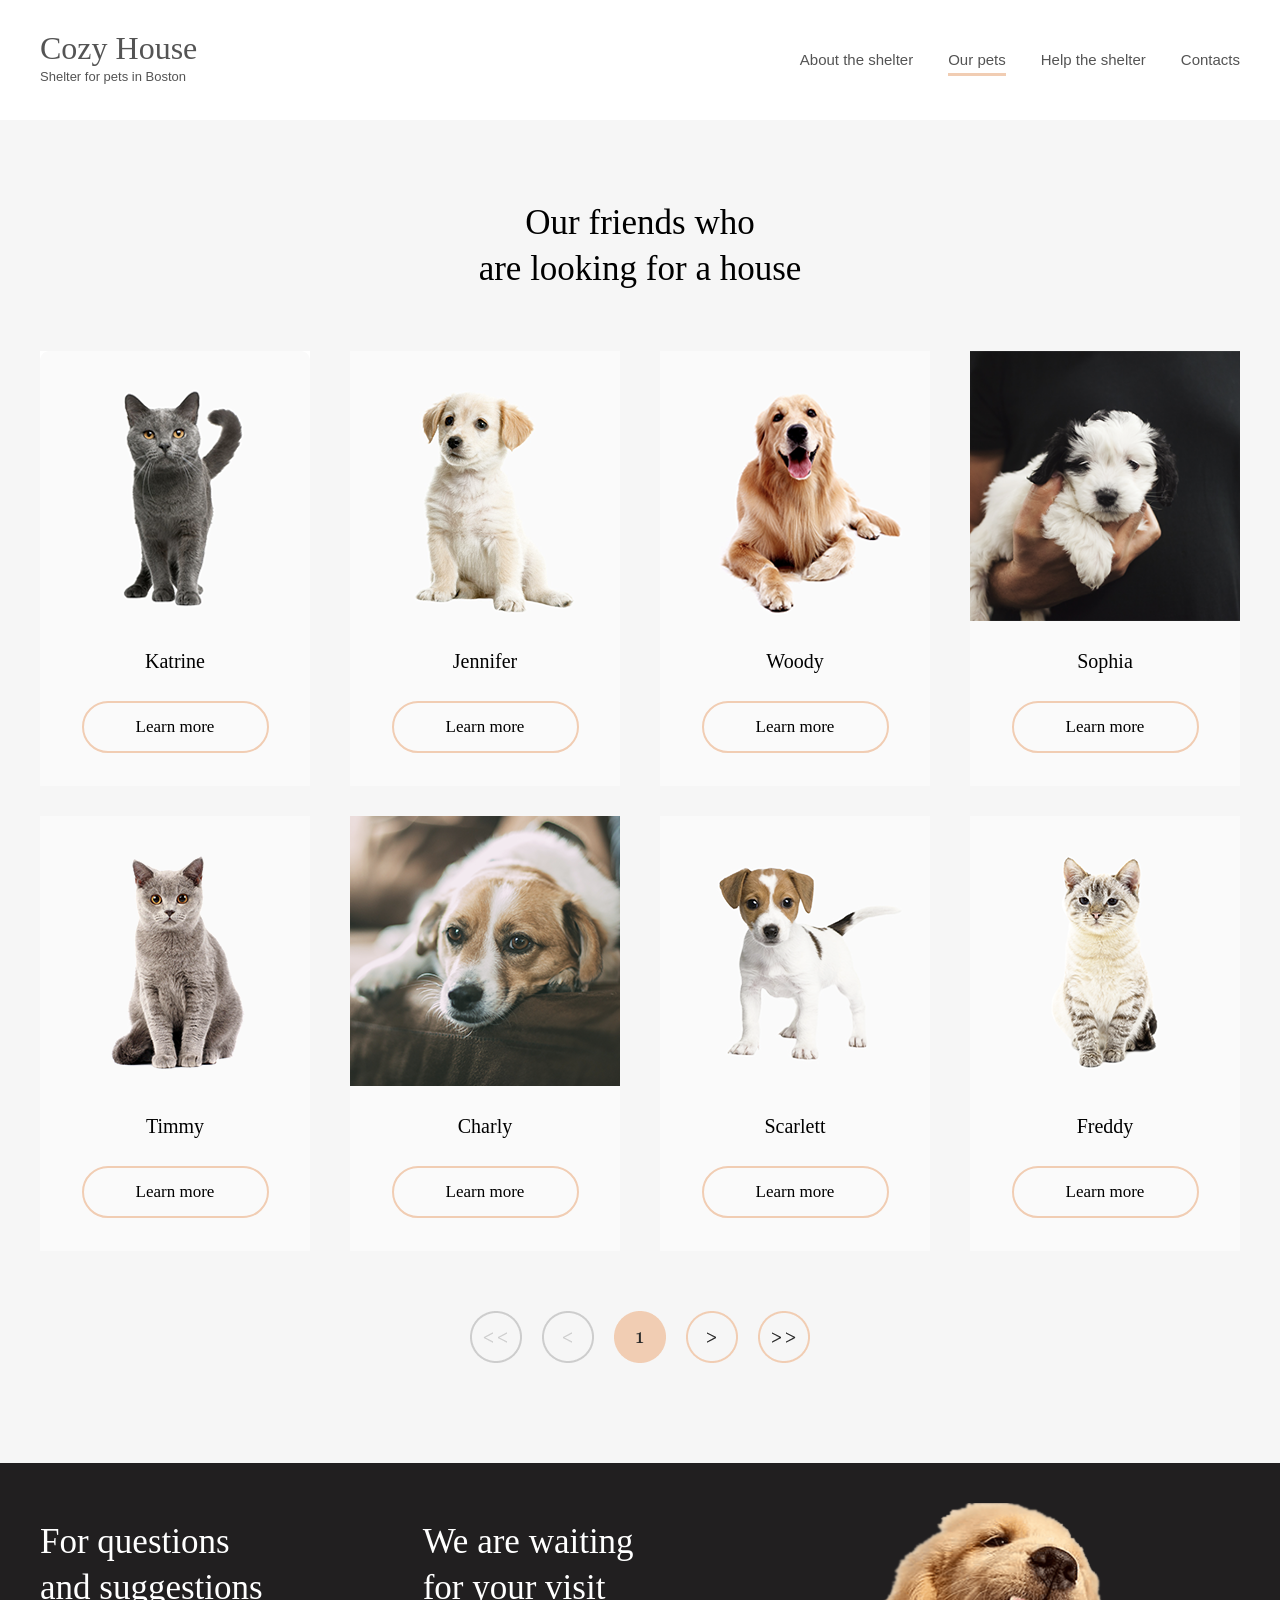
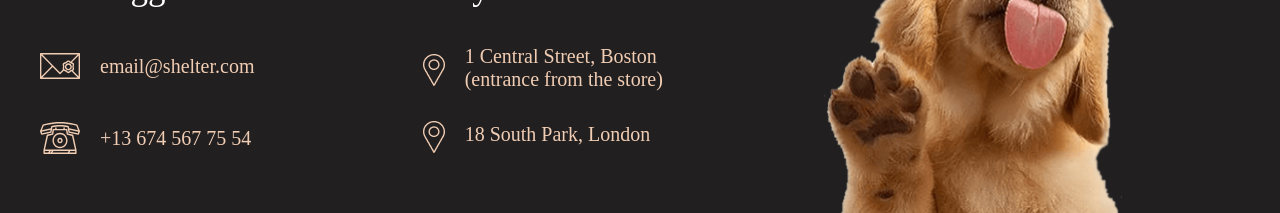
<file: pets.html>
<!DOCTYPE html>
<html lang="en">
<head>
    <meta charset="UTF-8">
    <meta name="viewport" content="width=device-width, initial-scale=1.0">
    <link rel="stylesheet" href="style.css">
    <link rel="icon" href="./image/favicon.ico" type="image/x-icon">
    <title>Pets</title>
</head>
<body class="pets_page">
    <div class="body_wrap">
        <div class="wrap">
            <section class="start_screen">
            <header class="header">
                <div class="header_wrap">
                    <div class="header_logo">
                        <h1 class="header_h2"><a href="index.html">Cozy House</a> </h1>
                        <p class="header_text">Shelter for pets in Boston</p>
                    </div>
                    <nav class="header_nav">
                        <ul class="nav_list">
                            <li class="nav_item"><a href="index.html">About the shelter</a> </li>
                            <li class="nav_item active"><a href="pets.html">Our pets</a></li>
                            <li class="nav_item"><a href="index.html#help">Help the shelter</a></li>
                            <li class="nav_item"><a href="#contacts">Contacts</a></li>
                        </ul>
                    </nav>
                </div>
            </header>
        </section>
        </div>
        <section class="pets" id="pets">
        <div class="pets_wrap">
            <h2>Our friends who <br>are looking for a house</h2>
            <div class="pet_cards">
                <div class="pet_card">
                    <img src="./image/4f8406984cbff971ed3cff4fcdd44ba6ce66e1be.png" alt="cat">
                    <p class="card_name">Katrine</p>
                    <a class="card_link">Learn more</a>
                </div>
                <div class="pet_card">
                    <img src="./image/8e6d89eeb523e1700aa8817d3357edad5cf38558.png" alt="cat">
                    <p class="card_name">Jennifer</p>
                    <a class="card_link">Learn more</a>
                </div>
                <div class="pet_card">
                    <img src="./image/beb6e4f3d18a0a8b1c7ed291ade3e2e10ff4ebfe.png" alt="cat">
                    <p class="card_name">Woody</p>
                    <a class="card_link">Learn more</a>
                </div>
                <div class="pet_card">
                    <img src="./image/sophia.png" alt="cat">
                    <p class="card_name">Sophia</p>
                    <a class="card_link">Learn more</a>
                </div>
                <div class="pet_card">
                    <img src="./image/timmy.png" alt="cat">
                    <p class="card_name">Timmy</p>
                    <a class="card_link">Learn more</a>
                </div>
                <div class="pet_card">
                    <img src="./image/charly.png" alt="cat">
                    <p class="card_name">Charly</p>
                    <a class="card_link">Learn more</a>
                </div>
                <div class="pet_card">
                    <img src="./image/scarlett.png" alt="cat">
                    <p class="card_name">Scarlett</p>
                    <a class="card_link">Learn more</a>
                </div>
                <div class="pet_card">
                    <img src="./image/freddy.png" alt="cat">
                    <p class="card_name">Freddy</p>
                    <a class="card_link">Learn more</a>
                </div>
            </div>
            <div class="pagination">
                <img src="./image/button_paginator_inactive.png" alt="button">
                <img src="./image/button_paginator_inactiver.png" alt="button">
                <img src="./image/button_paginator_active.png" alt="button">
                <img src="./image/button_paginator.png" alt="button" class="pagileftone">
                <img src="./image/button_paginatorl.png" alt="button"  class="pagileftwo">
            </div>
        </div>
    </section>
    </div>
    <footer>
        <div class="footer_wrap">
            <div class="contacts" id="contacts">
                <h2>For questions<br> and suggestions</h2>
                <div class="contacts_item">
                    <img src="./image/icon-email.svg" alt="email">
                    <a href="mailto:email@shelter.com">email@shelter.com</a>
                </div>
                <div class="contacts_item">
                    <img src="./image/icon-phone.svg" alt="email">
                    <a href="tel:+136745677554">+13 674 567 75 54</a>
                </div>
            </div>
            <div class="locations">
                <h2>We are waiting <br>for your visit</h2>
                <a
                    class="locations_item"
                    href="https://www.google.com/maps/search/?api=1&query=1+Central+Street,+Boston"
                    target="_blank"
                    rel="noopener noreferrer"
                    >
                    <img src="./image/icon-marker.png" alt="marker">
                    <span>1 Central Street, Boston <br>(entrance from the store)</span>
                    </a>

                    <a
                    class="locations_item"
                    href="https://www.google.com/maps/search/?api=1&query=18+South+Park,+London"
                    target="_blank"
                    rel="noopener noreferrer"
                    >
                    <img src="./image/icon-marker.png" alt="marker">
                    <span>18 South Park, London</span>
                    </a>
            </div>
            <img src="./image/footer-puppy.png" alt="puppy" class="footer_img">
        </div>
    </footer>
</body>
</html>
</file>
<file: style.css>
*, *::before, *::after {
  padding: 0;
  margin: 0;
  border: none;
  box-sizing: border-box;
}
html {
  scroll-behavior: smooth;
}
body {
  line-height: 1.6;
  font-family: sans-serif;
  font-size: 16px;
}

a {
  text-decoration: none;
  color: inherit;
}

ul, ol {
  list-style: none;
}

img, svg {
  max-width: 100%;
  height: auto;
  display: block;
}

input, textarea, button, select {
  font-family: inherit;
  font-size: inherit;
  color: inherit;
  background-color: transparent;
}

button {
  cursor: pointer;
}

body {
    font-family: Arial, Helvetica, sans-serif;
    margin: 0 auto;

}

.body_wrap{
    background-image:radial-gradient(#211F20, #5B483A, #262425);
}
.wrap{
    max-width: 1280px;
    width: 100%;
    margin: 0 auto;
}
.start_screen{
    max-width: 1200px;
   margin: 0 auto;
    width: 100%;
    min-height: 908px;
    height: 100%;
}

.header_wrap{
    display: flex;
    justify-content: space-between;
    padding-top: 30px;
    height: 90px;
    align-items: center;
     max-width: 1280px;
    margin: 0 auto;
}

.header_h2{
    font-family: Georgia, serif;
    font-size: 32px;
    color: #F1CDB3;
    font-weight: 400;
    letter-spacing: 6%;
    margin-top: -9px;
}

.header_text{
    font-family: Arial, Helvetica, sans-serif;
    font-size: 13px;
    font-weight: 400;
    color: #FFFFFF;
    letter-spacing: 10%;
    line-height: 100%;
}
.nav_list{
    display: flex;
    flex-direction: row;
    gap:35px;
}
.nav_item{
    color: #CDCDCD;
    font-family: Arial, Helvetica, sans-serif;
    font-size: 15px;
    font-weight: 400;
}
.nav_item a {
  position: relative;
  display: inline-block;
}

.nav_item a::after {
  content: "";
  position: absolute;
  left: 0;
  bottom: -4px;
  width: 100%;
  height: 3px;
  background-color: #F1CDB3;
  transform: scaleX(0);
  transform-origin: left;
  transition: transform 0.3s ease;
}

.nav_item a:hover::after {
  transform: scaleX(1);
}
.nav_item.active a::after {
  transform: scaleX(1);
}
.nav_item:first-child a:hover {
  cursor: default;
}
.pets_page .nav_item:first-child a:hover {
  cursor: pointer;
}
.pets_page .nav_item:nth-child(2) a:hover {
  cursor: default;
}
.main_content{
    display: flex;
    flex-direction: row;
    padding-top: 90px;
    gap: 42px;
     max-width: 1200px;
     margin: 0 auto;
}
.start_image{
    background: url(./image/Start\ screen.png);
    max-width: 698px;
    width: 100%;
    min-height: 728px;
}
.start_content{
    align-items: center;
    max-width: 460px;
    width: 100%;
    margin-top: 163px;
}
h1{
    font-family: Georgia, serif;
    font-size: 44px;
    color: #FFFFFF;
    font-weight: 400;
    line-height: 130%;
}
.start_content-text{
    color: #CDCDCD;
    font-family: Arial, Helvetica, sans-serif;
    font-size: 15px;
    font-weight: 400;
    margin-top: 42px;
}
.start_button {
  max-width: 207px;
  width: 100%;
  height: 52px;
  border-radius: 100px;
  background-color: #F1CDB3;
  margin-top: 42px;
  font-family: Georgia, serif;
  font-size: 17px;
  line-height: 130%;
  letter-spacing: 6%;
  display: flex;
  align-items: center;
  justify-content: center;
  color: #292929;
  transition: background-color 0.3s ease, transform 0.3s ease;
}

.start_button:hover, .pets_button:hover{
    background-color: #FDDCC4;
}
.about_wrap{
    max-width: 1200px;
    width: 100%;
    min-height: 588px;
    margin: 0 auto;
}
.about_content{
    padding-top: 80px;
    display: flex;
    flex-direction: row;
    gap:120px;
}
.about_content img {
    margin-left: 180px;
    height: 408px;
}
.about_text{
    padding-top: 14px;
    max-width: 430px;
    width: 100%;
    display: flex;
    flex-direction: column;
    gap: 25px;
}
.about_text h2, .pets_wrap h2, .help_wrap h2, 
.section_content h2, .contacts h2,
.locations h2{
    font-family: Georgia, serif;
    font-size: 35px;
    font-weight: 400;
    line-height: 130%;
    letter-spacing: 6%;
}
.about_text p{
    font-family: Arial, Helvetica, sans-serif;
    font-size: 15px;
    line-height: 160%;
}
.pets{
    background-color: #F6F6F6;
}
.pets_wrap{
    max-width: 1200px;
    width: 100%;
    display: flex;
    justify-content: center;
    flex-direction: column;
    margin: 0 auto;
}
.pets_wrap h2, .help_wrap h2{
    text-align: center;
    padding-top: 80px;
    padding-bottom: 60px;
}

.pet_cards{
    display: flex;
    flex-direction: row;
}
.pet_card{
    max-width: 270px;
    width: 100%;
    height: 435px;
    gap: 30px;
    display: flex;
    flex-direction: column;
    background-color: #FAFAFA;
    align-items: center;
    transition: box-shadow 0.3s ease, transform 0.3s ease;
}
.pet_card:hover {
  box-shadow: 0px 2px 35px 14px #0D0D0D0A;
   transform: translateY(-4px);
   cursor: pointer;
}
.pet_card img{
    max-width: 270px;
    width: 100%;
    height: 270px;
    object-fit: cover;
}

.pet_card + .pet_card {
  margin-left: 90px;
}

.pet_cards > img:first-child {
  margin-right: 53px;
}

.pet_cards > img:last-child {
  margin-left: 53px;
}

.card_name{
    font-family: Georgia;
    font-weight: 400;
    font-size: 20px;
    line-height: 100%;
    letter-spacing: 6%;
    text-align: center;
    vertical-align: middle;
}

.card_link{
    max-width: 187px;
    width: 100%;
    height: 52px;
    border-radius: 100px;
    border: #F1CDB3 2px solid;
    cursor: pointer;
    font-family: Georgia, serif;
    font-size: 17px;
    line-height: 130%;
    letter-spacing: 6%;
    display: flex;
    align-items: center;
    justify-content: center;
}
.pet_card:hover .card_link{
    background-color: #F1CDB3;
}
.pets_button{
    max-width: 261px;
    width: 100%;
    height: 52px;
    border-radius: 100px;
    background-color: #F1CDB3;
    cursor: pointer;
    font-family: Georgia, serif;
    font-size: 17px;
    line-height: 130%;
    letter-spacing: 6%;
    display: flex;
    align-items: center;
    justify-content: center;
    margin-top: 60px;
    margin-bottom: 100px;
    margin-left: calc((1200px - 261px) / 2);
}
.arrow{
    width: 52px;
    height: 52px;
    margin-top: 190px;
}
.arrow:hover{
    background-color: #F1CDB3;
    cursor: pointer;
    border-radius: 25px;
}

.help_wrap{
    max-width: 1200px;
    margin: 0 auto;
}
.help_list{
    max-width: 1029px;
    width: 100%;
    margin: 0 auto;
    display: flex;
    gap:55px 120px;
    flex-wrap: wrap;
    justify-content: center;
    margin-bottom: 100px;
}
h3{
    font-family: Georgia;
    font-weight: 400;
    font-size: 20px;
    line-height: 114.99999999999999%;
    letter-spacing: 6%;
    text-align: center;
    vertical-align: middle;
}
.help_item{
    display: flex;
    justify-content: center;
    flex-direction: column;
    align-items: center;
    gap: 30px;
}
.help_item img{
    width: 60px;
    height: 60px;
}
.donation{
    background-color: #F6F6F6;
}
.donation_wrap{
    max-width: 1200px;
    width: 100%;
    margin: 0 auto;
}
.donation_content{
    padding-top: 90px;
    padding-bottom: 100px;
    max-width: 915px;
    width: 100%;
    display: flex;
    flex-direction: row;
    margin-left: 143px;
    gap: 30px;
}
.donation_content img{
    max-width: 505px;
    width: 100%;
    height: 261px;
}
.section_content h2{
    margin-top: -11px;
}
.section_content{
    display: flex;
    flex-direction: column;
    gap: 20px;
}
.section_content p{
    font-family: Georgia;
    font-weight: 400;
    font-size: 15px;
    line-height: 110.00000000000001%;
    letter-spacing: 6%;
    vertical-align: middle;
}
.credit_card{
    max-width: 349px;
    width: 100%;
    height: 43px;
    background-color: #F1CDB3;
    display: flex;
    flex-direction: row;
    gap: 15px;
    align-items: center;
    justify-content: center;
    border-radius: 9px;
}
.credit_card img{
    width: 30px;
    height: 23px;
}
.credit_card span{
    font-family: Georgia;
    font-weight: 400;
    font-size: 20px;
    line-height: 114.99999999999999%;
    letter-spacing: 6%;
    vertical-align: middle;
}
.section_content p:last-child{
    font-family: Arial;
    font-weight: 400;
    font-size: 12px;
    line-height: 18px;
    letter-spacing: 0px;
    vertical-align: middle;
    color: #B2B2B2;
}
footer {
  background:
    linear-gradient(0deg, #211F20, #211F20),
    radial-gradient(110.67% 538.64% at 5.73% 50%, #513D2F 0%, #1A1A1C 100%);
}
.footer_wrap{
    max-width: 1200px;
    width: 100%;
    height: 350px;
    margin: 0 auto;
    display: flex;
    flex-direction: row;
    gap: 160px;
}
.contacts, .locations{
    display: flex;
    flex-direction: column;
    gap: 40px;
}
.contacts_item, .locations_item{
    display: flex;
    flex-direction: row;
    gap: 20px;
    align-items: center;
}
.contacts h2, .locations h2{
    margin-top: 56px;
    color: #FFFFFF;
}
.contacts_item, .locations_item{
    color: #F1CDB3;
    font-family: Georgia;
    font-weight: 400;
    font-size: 20px;
    line-height: 114.99999999999999%;
    letter-spacing: 6%;
}
.locations_item img{
    width: 22px;
    height: 32px;
}
.locations_item span:first-of-type{
    margin-top: -5px;
}
.locations_item:last-of-type{
    margin-top: -10px;
}
.footer_img{
    max-width: 300px;
    width: 100%;
    height: 310px;
    margin-top: 40px;
}
.start_button,
.card_link,
.arrow {
  transition: background-color 0.3s ease, color 0.3s ease, transform 0.3s ease;
}

.pets_page .header{
    background: #FFFFFF;

}
.pets_page .body_wrap{
background: #FFFFFF;
}
.pets_page .header_h2, .pets_page .header_text{
    color: #545454;
}
.pets_page .nav_item{
    color: #545454;
}

.pets_page .nav_item:nth-child(2) ::after {
    content: "";
    background-color: #F1CDB3;
    height: 3px;
    display: block;
    width: 100%;
}
.pets_page .start_screen{
    min-height: 120px;
}
.pets_page .pet_cards{
    gap:30px 40px;
    flex-wrap: wrap;
}
.pets_page .pet_card + .pet_card {
    margin-left: 0px;
}
.pagination{
    display: flex;
    gap:20px;
    justify-content: center;
    align-items: center;
    margin-top: 60px;
    margin-bottom: 100px;
}
.pagileftone:hover, .pagileftwo:hover{
    cursor: pointer;
    background: #FDDCC4;
    border-radius: 25px;
}
</file>
